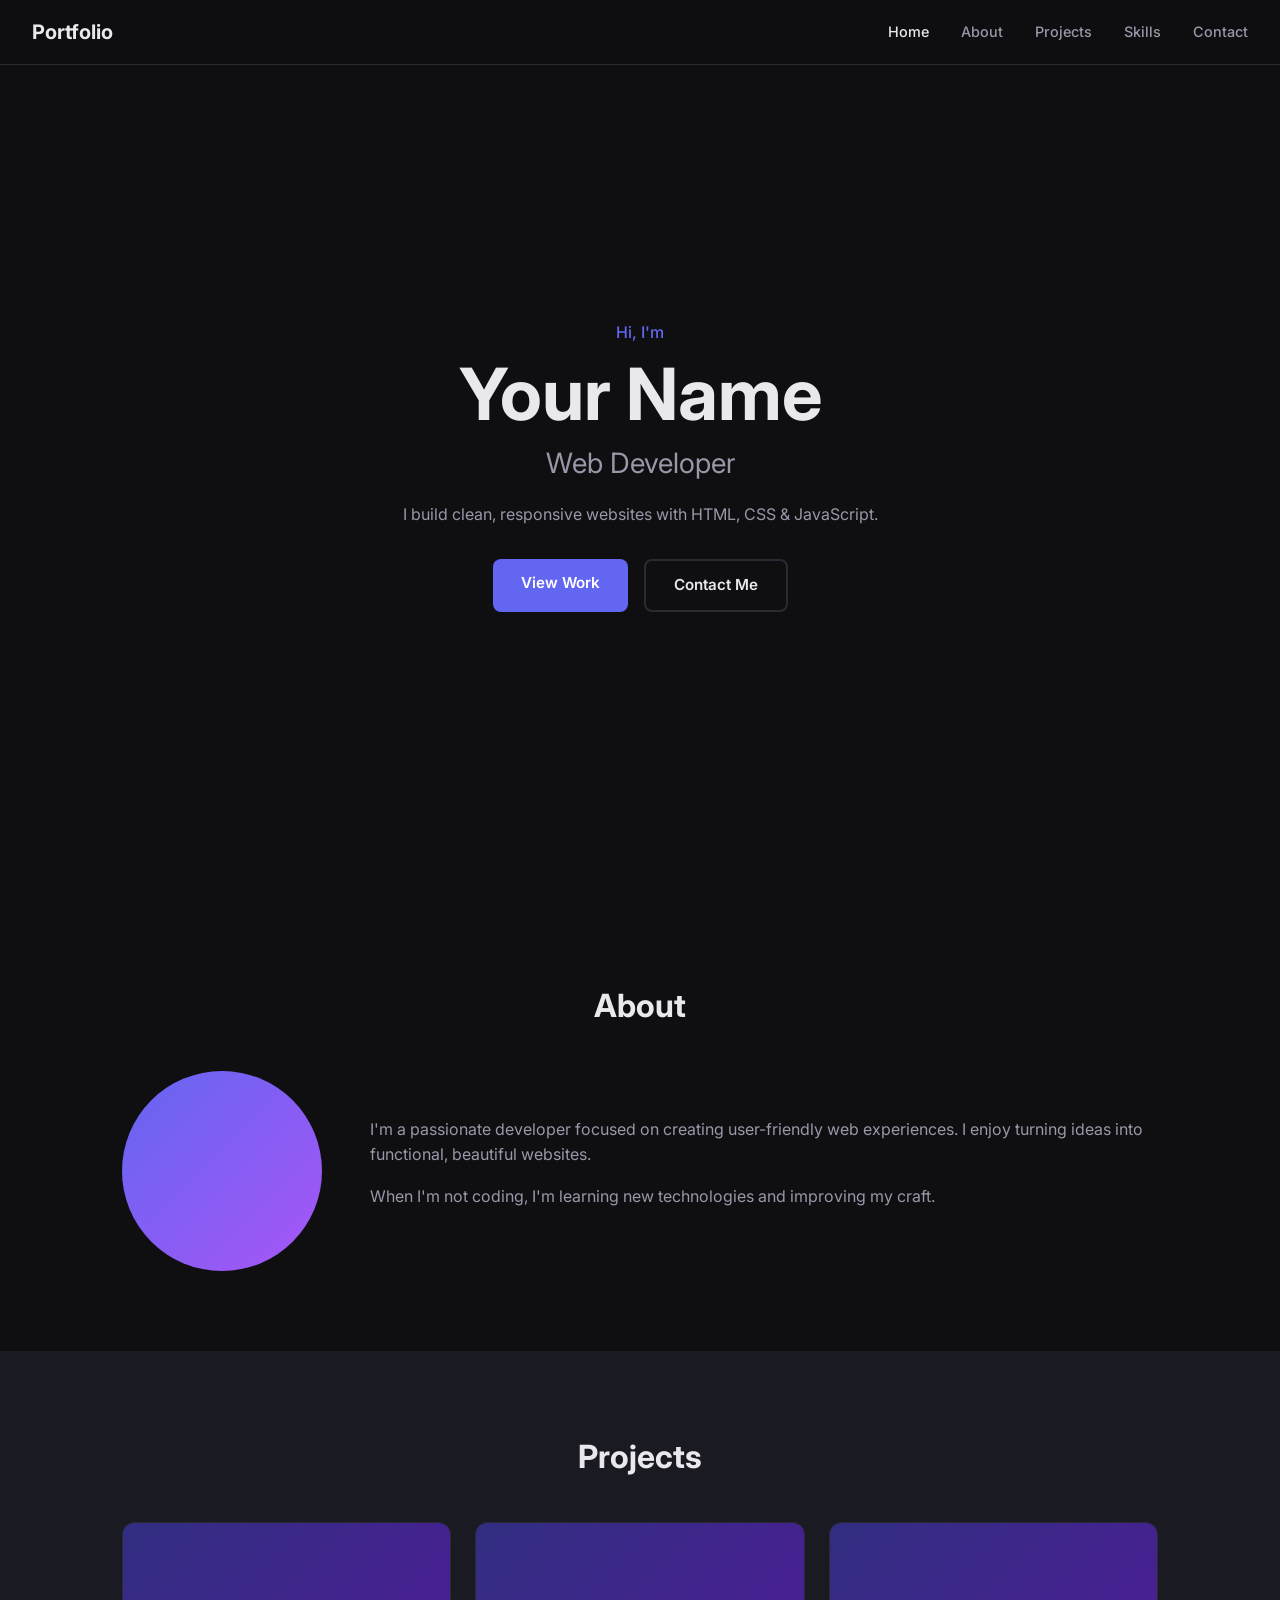
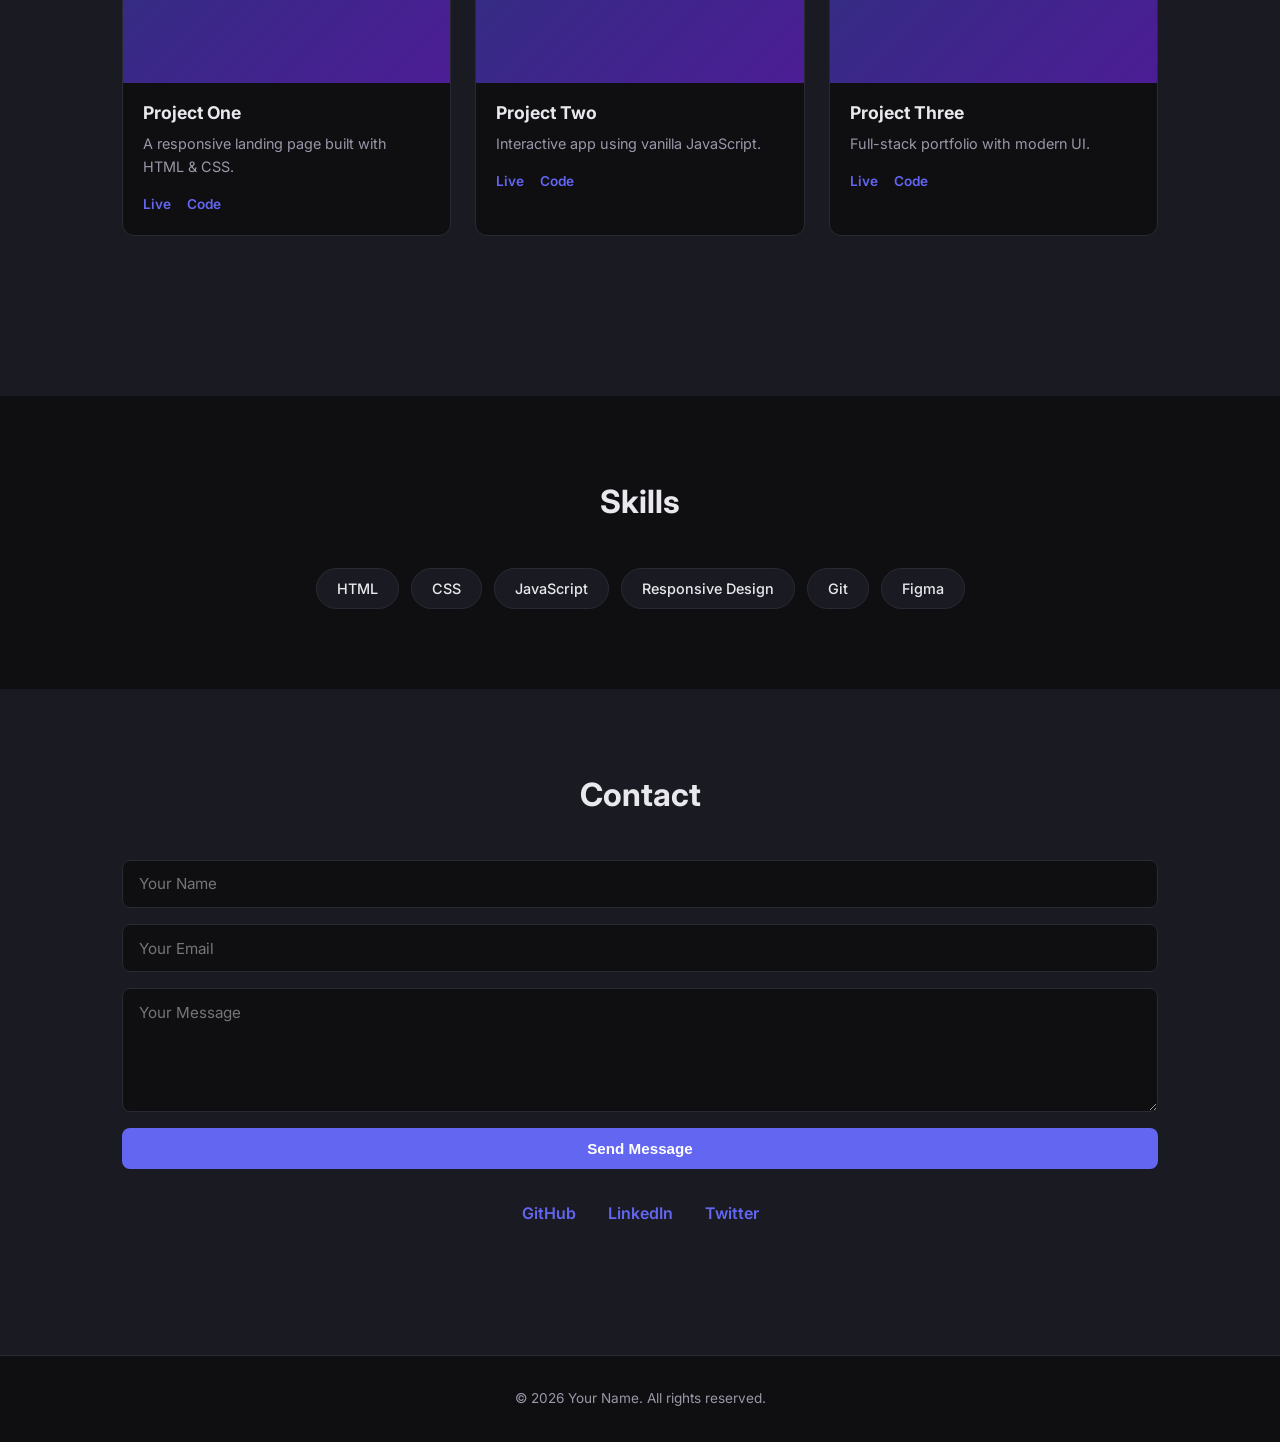
<file: index.html>
<!DOCTYPE html>
<html lang="en">
<head>
  <meta charset="UTF-8">
  <meta name="viewport" content="width=device-width, initial-scale=1.0">
  <title>Portfolio</title>
  <link rel="stylesheet" href="styles.css">
  <link rel="preconnect" href="https://fonts.googleapis.com">
  <link rel="preconnect" href="https://fonts.gstatic.com" crossorigin>
  <link href="https://fonts.googleapis.com/css2?family=Inter:wght@400;500;600;700&display=swap" rel="stylesheet">
</head>
<body>
  <nav class="nav">
    <a href="#" class="logo">Portfolio</a>
    <button class="nav-toggle" aria-label="Menu">
      <span></span><span></span><span></span>
    </button>
    <ul class="nav-links">
      <li><a href="#home">Home</a></li>
      <li><a href="#about">About</a></li>
      <li><a href="#projects">Projects</a></li>
      <li><a href="#skills">Skills</a></li>
      <li><a href="#contact">Contact</a></li>
    </ul>
  </nav>

  <section id="home" class="hero">
    <p class="hero-greet">Hi, I'm</p>
    <h1>Your Name</h1>
    <p class="hero-role">Web Developer</p>
    <p class="hero-desc">I build clean, responsive websites with HTML, CSS & JavaScript.</p>
    <div class="hero-btns">
      <a href="#projects" class="btn btn-primary">View Work</a>
      <a href="#contact" class="btn btn-outline">Contact Me</a>
    </div>
  </section>

  <section id="about" class="section">
    <h2 class="section-title">About</h2>
    <div class="about-grid">
      <div class="about-img"></div>
      <div class="about-text">
        <p>I'm a passionate developer focused on creating user-friendly web experiences. I enjoy turning ideas into functional, beautiful websites.</p>
        <p>When I'm not coding, I'm learning new technologies and improving my craft.</p>
      </div>
    </div>
  </section>

  <section id="projects" class="section section-dark">
    <h2 class="section-title">Projects</h2>
    <div class="projects-grid">
      <article class="project-card">
        <div class="project-img"></div>
        <h3>Project One</h3>
        <p>A responsive landing page built with HTML & CSS.</p>
        <div class="project-links">
          <a href="#">Live</a>
          <a href="#">Code</a>
        </div>
      </article>
      <article class="project-card">
        <div class="project-img"></div>
        <h3>Project Two</h3>
        <p>Interactive app using vanilla JavaScript.</p>
        <div class="project-links">
          <a href="#">Live</a>
          <a href="#">Code</a>
        </div>
      </article>
      <article class="project-card">
        <div class="project-img"></div>
        <h3>Project Three</h3>
        <p>Full-stack portfolio with modern UI.</p>
        <div class="project-links">
          <a href="#">Live</a>
          <a href="#">Code</a>
        </div>
      </article>
    </div>
  </section>

  <section id="skills" class="section">
    <h2 class="section-title">Skills</h2>
    <div class="skills-grid">
      <span class="skill-tag">HTML</span>
      <span class="skill-tag">CSS</span>
      <span class="skill-tag">JavaScript</span>
      <span class="skill-tag">Responsive Design</span>
      <span class="skill-tag">Git</span>
      <span class="skill-tag">Figma</span>
    </div>
  </section>

  <section id="contact" class="section section-dark">
    <h2 class="section-title">Contact</h2>
    <form class="contact-form">
      <input type="text" name="name" placeholder="Your Name" required>
      <input type="email" name="email" placeholder="Your Email" required>
      <textarea name="message" rows="5" placeholder="Your Message" required></textarea>
      <button type="submit" class="btn btn-primary">Send Message</button>
    </form>
    <div class="social-links">
      <a href="#">GitHub</a>
      <a href="#">LinkedIn</a>
      <a href="#">Twitter</a>
    </div>
  </section>

  <footer>
    <p>&copy; 2026 Your Name. All rights reserved.</p>
  </footer>

  <script src="script.js"></script>
</body>
</html>
</file>
<file: styles.css>
*,
*::before,
*::after {
  margin: 0;
  padding: 0;
  box-sizing: border-box;
}

:root {
  --bg: #0f0f12;
  --bg-card: #1a1a22;
  --text: #e8e8ed;
  --text-muted: #9898a8;
  --accent: #6366f1;
  --accent-hover: #818cf8;
  --border: #2a2a35;
  --radius: 12px;
  --max: 1100px;
}

html {
  scroll-behavior: smooth;
}

body {
  font-family: 'Inter', system-ui, sans-serif;
  background: var(--bg);
  color: var(--text);
  line-height: 1.6;
}

a {
  color: var(--accent);
  text-decoration: none;
  transition: color 0.2s;
}

a:hover {
  color: var(--accent-hover);
}

.nav {
  position: fixed;
  top: 0;
  left: 0;
  right: 0;
  z-index: 100;
  display: flex;
  align-items: center;
  justify-content: space-between;
  padding: 1rem 2rem;
  background: rgba(15, 15, 18, 0.85);
  backdrop-filter: blur(12px);
  border-bottom: 1px solid var(--border);
}

.logo {
  font-weight: 700;
  font-size: 1.25rem;
  color: var(--text);
}

.nav-links {
  display: flex;
  gap: 2rem;
  list-style: none;
}

.nav-links a {
  color: var(--text-muted);
  font-size: 0.9rem;
  font-weight: 500;
}

.nav-links a:hover {
  color: var(--text);
}

.nav-toggle {
  display: none;
  flex-direction: column;
  gap: 5px;
  background: none;
  border: none;
  cursor: pointer;
  padding: 4px;
}

.nav-toggle span {
  display: block;
  width: 24px;
  height: 2px;
  background: var(--text);
  transition: 0.3s;
}

.hero {
  min-height: 100vh;
  display: flex;
  flex-direction: column;
  justify-content: center;
  align-items: center;
  text-align: center;
  padding: 6rem 2rem 4rem;
}

.hero-greet {
  color: var(--accent);
  font-weight: 500;
  margin-bottom: 0.5rem;
}

.hero h1 {
  font-size: clamp(2.5rem, 8vw, 4.5rem);
  font-weight: 700;
  line-height: 1.1;
  margin-bottom: 0.5rem;
}

.hero-role {
  font-size: clamp(1.25rem, 4vw, 1.75rem);
  color: var(--text-muted);
  margin-bottom: 1rem;
}

.hero-desc {
  max-width: 480px;
  color: var(--text-muted);
  margin-bottom: 2rem;
}

.hero-btns {
  display: flex;
  gap: 1rem;
  flex-wrap: wrap;
  justify-content: center;
}

.btn {
  display: inline-block;
  padding: 0.75rem 1.75rem;
  border-radius: 8px;
  font-weight: 600;
  font-size: 0.95rem;
  transition: 0.2s;
  cursor: pointer;
  border: none;
}

.btn-primary {
  background: var(--accent);
  color: #fff;
}

.btn-primary:hover {
  background: var(--accent-hover);
  color: #fff;
}

.btn-outline {
  border: 2px solid var(--border);
  color: var(--text);
}

.btn-outline:hover {
  border-color: var(--accent);
  color: var(--accent);
}

.section {
  max-width: var(--max);
  margin: 0 auto;
  padding: 5rem 2rem;
}

.section-dark {
  max-width: 100%;
  background: var(--bg-card);
}

.section-dark > .section-title,
.section-dark > .projects-grid,
.section-dark > .contact-form,
.section-dark > .social-links {
  max-width: var(--max);
  margin-left: auto;
  margin-right: auto;
}

.section-title {
  font-size: 2rem;
  margin-bottom: 2.5rem;
  text-align: center;
}

.about-grid {
  display: grid;
  grid-template-columns: 200px 1fr;
  gap: 3rem;
  align-items: center;
}

.about-img {
  width: 200px;
  height: 200px;
  border-radius: 50%;
  background: linear-gradient(135deg, var(--accent), #a855f7);
}

.about-text p {
  color: var(--text-muted);
  margin-bottom: 1rem;
}

.projects-grid {
  display: grid;
  grid-template-columns: repeat(auto-fit, minmax(280px, 1fr));
  gap: 1.5rem;
  padding: 0 2rem 5rem;
}

.project-card {
  background: var(--bg);
  border: 1px solid var(--border);
  border-radius: var(--radius);
  overflow: hidden;
  transition: transform 0.2s, border-color 0.2s;
}

.project-card:hover {
  transform: translateY(-4px);
  border-color: var(--accent);
}

.project-img {
  height: 160px;
  background: linear-gradient(135deg, #312e81, #4c1d95);
}

.project-card h3 {
  padding: 1rem 1.25rem 0.25rem;
  font-size: 1.1rem;
}

.project-card p {
  padding: 0 1.25rem;
  font-size: 0.9rem;
  color: var(--text-muted);
}

.project-links {
  display: flex;
  gap: 1rem;
  padding: 1rem 1.25rem 1.25rem;
}

.project-links a {
  font-size: 0.85rem;
  font-weight: 600;
}

.skills-grid {
  display: flex;
  flex-wrap: wrap;
  gap: 0.75rem;
  justify-content: center;
}

.skill-tag {
  padding: 0.5rem 1.25rem;
  background: var(--bg-card);
  border: 1px solid var(--border);
  border-radius: 999px;
  font-size: 0.9rem;
  font-weight: 500;
}

.contact-form {
  display: flex;
  flex-direction: column;
  gap: 1rem;
  max-width: 500px;
  margin: 0 auto 2rem;
  padding: 0 2rem;
}

.contact-form input,
.contact-form textarea {
  padding: 0.85rem 1rem;
  background: var(--bg);
  border: 1px solid var(--border);
  border-radius: 8px;
  color: var(--text);
  font-family: inherit;
  font-size: 0.95rem;
}

.contact-form input:focus,
.contact-form textarea:focus {
  outline: none;
  border-color: var(--accent);
}

.social-links {
  display: flex;
  justify-content: center;
  gap: 2rem;
  padding-bottom: 3rem;
}

.social-links a {
  font-weight: 600;
}

footer {
  text-align: center;
  padding: 2rem;
  color: var(--text-muted);
  font-size: 0.85rem;
  border-top: 1px solid var(--border);
}

@media (max-width: 768px) {
  .nav-toggle {
    display: flex;
  }

  .nav-links {
    position: fixed;
    top: 60px;
    left: 0;
    right: 0;
    flex-direction: column;
    background: var(--bg-card);
    padding: 1.5rem;
    gap: 1rem;
    border-bottom: 1px solid var(--border);
    transform: translateY(-120%);
    opacity: 0;
    pointer-events: none;
    transition: 0.3s;
  }

  .nav-links.open {
    transform: translateY(0);
    opacity: 1;
    pointer-events: all;
  }

  .about-grid {
    grid-template-columns: 1fr;
    text-align: center;
  }

  .about-img {
    margin: 0 auto;
  }
}
</file>
